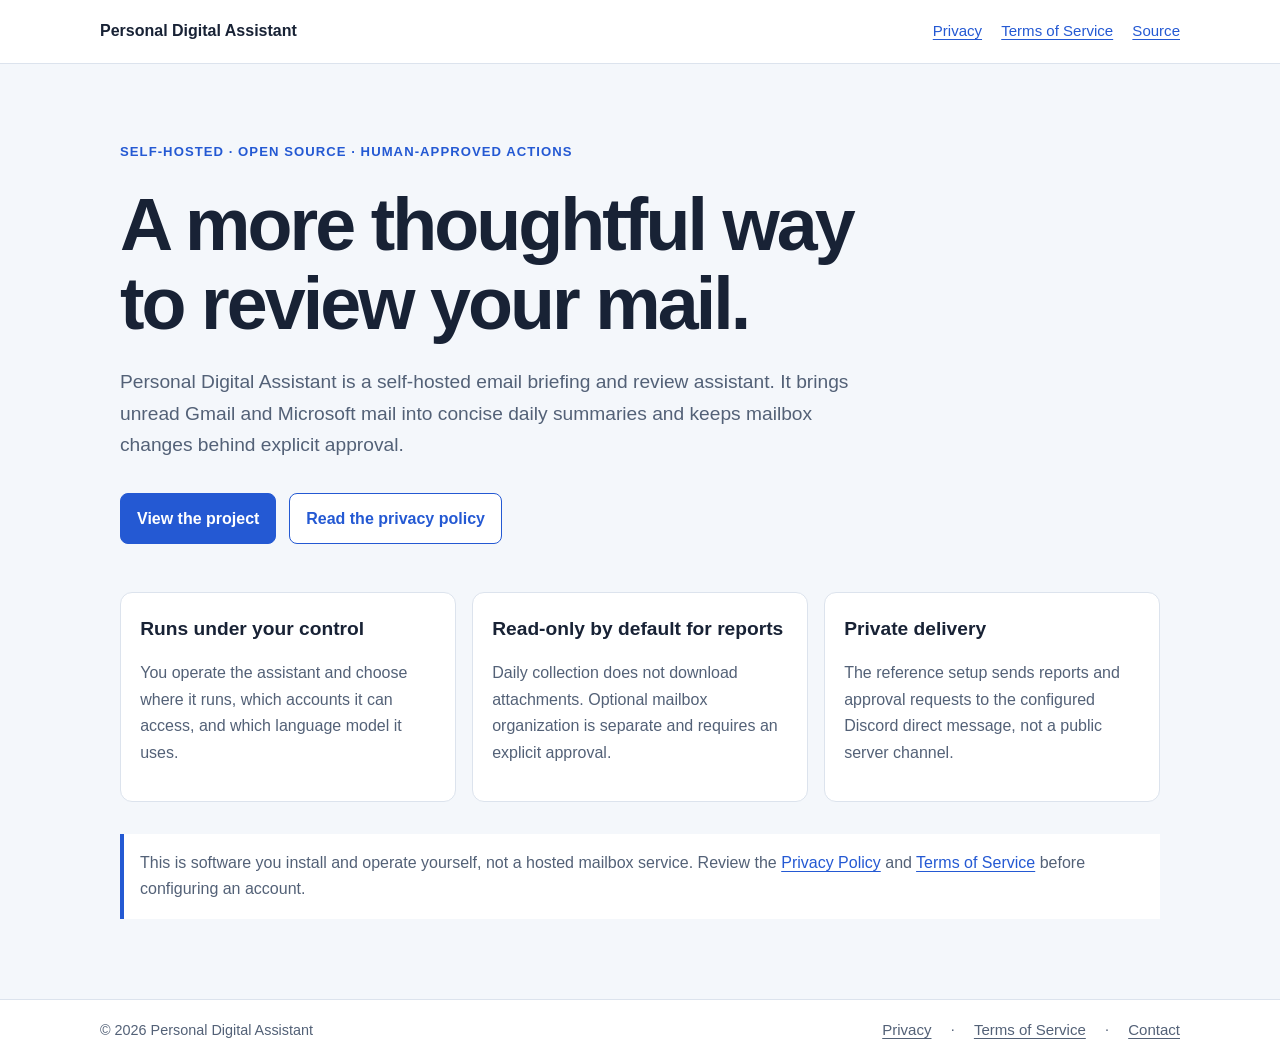
<file: site/index.html>
<!doctype html>
<html lang="en">
<head>
  <meta charset="utf-8">
  <meta name="viewport" content="width=device-width, initial-scale=1">
  <meta name="description" content="Personal Digital Assistant is a self-hosted, privacy-conscious email assistant built with Hermes.">
  <title>Personal Digital Assistant</title>
  <link rel="stylesheet" href="styles.css">
</head>
<body>
  <header class="site-header">
    <a class="brand" href="./">Personal Digital Assistant</a>
    <nav aria-label="Main navigation">
      <a href="privacy.html">Privacy</a>
      <a href="terms.html">Terms of Service</a>
      <a href="https://github.com/Jeyapaul/personal-digital-assistant">Source</a>
    </nav>
  </header>
  <main class="hero">
    <p class="eyebrow">Self-hosted · Open source · Human-approved actions</p>
    <h1>A more thoughtful way to review your mail.</h1>
    <p class="intro">Personal Digital Assistant is a self-hosted email briefing and review assistant. It brings unread Gmail and Microsoft mail into concise daily summaries and keeps mailbox changes behind explicit approval.</p>
    <div class="actions">
      <a class="button primary" href="https://github.com/Jeyapaul/personal-digital-assistant">View the project</a>
      <a class="button secondary" href="privacy.html">Read the privacy policy</a>
    </div>
    <section class="features" aria-label="Privacy and safety features">
      <article><h2>Runs under your control</h2><p>You operate the assistant and choose where it runs, which accounts it can access, and which language model it uses.</p></article>
      <article><h2>Read-only by default for reports</h2><p>Daily collection does not download attachments. Optional mailbox organization is separate and requires an explicit approval.</p></article>
      <article><h2>Private delivery</h2><p>The reference setup sends reports and approval requests to the configured Discord direct message, not a public server channel.</p></article>
    </section>
    <p class="notice">This is software you install and operate yourself, not a hosted mailbox service. Review the <a href="privacy.html">Privacy Policy</a> and <a href="terms.html">Terms of Service</a> before configuring an account.</p>
  </main>
  <footer>
    <span>© 2026 Personal Digital Assistant</span>
    <span><a href="privacy.html">Privacy</a> · <a href="terms.html">Terms of Service</a> · <a href="mailto:jeyshiva@gmail.com">Contact</a></span>
  </footer>
</body>
</html>
</file>
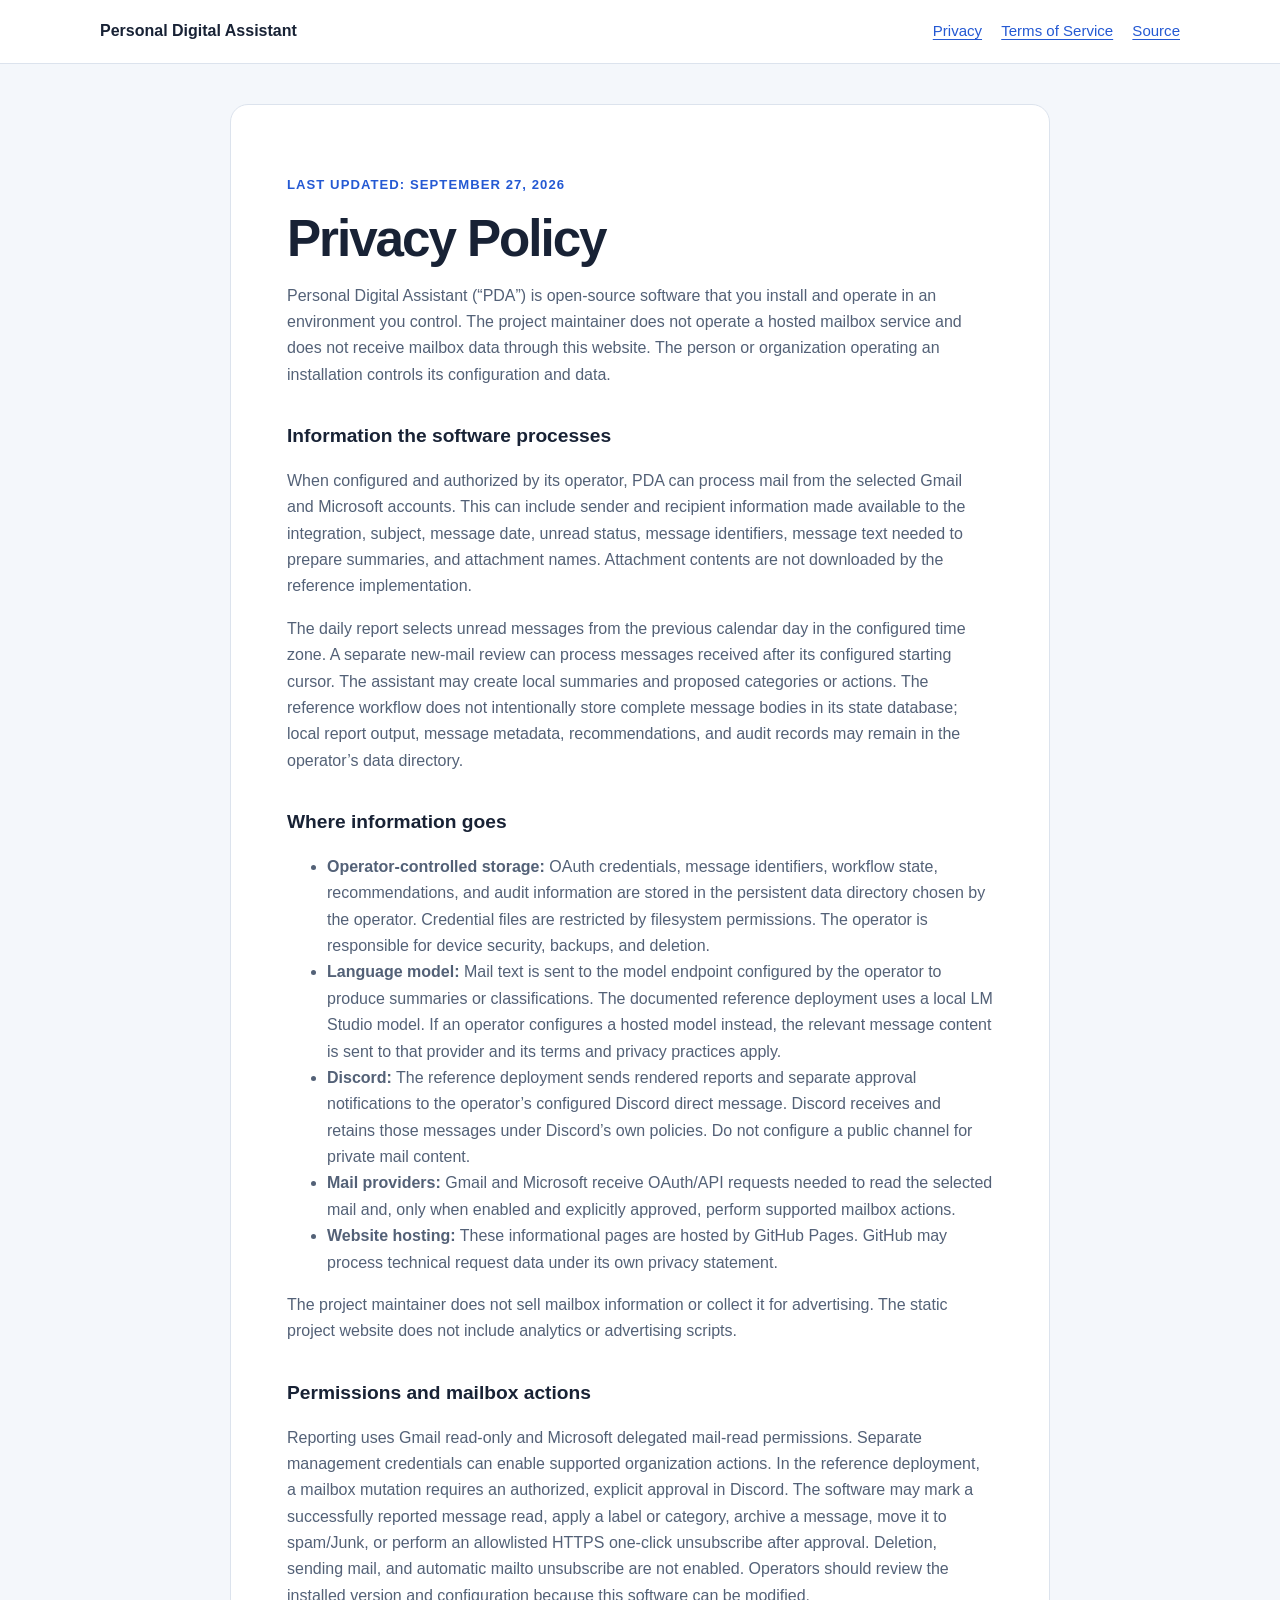
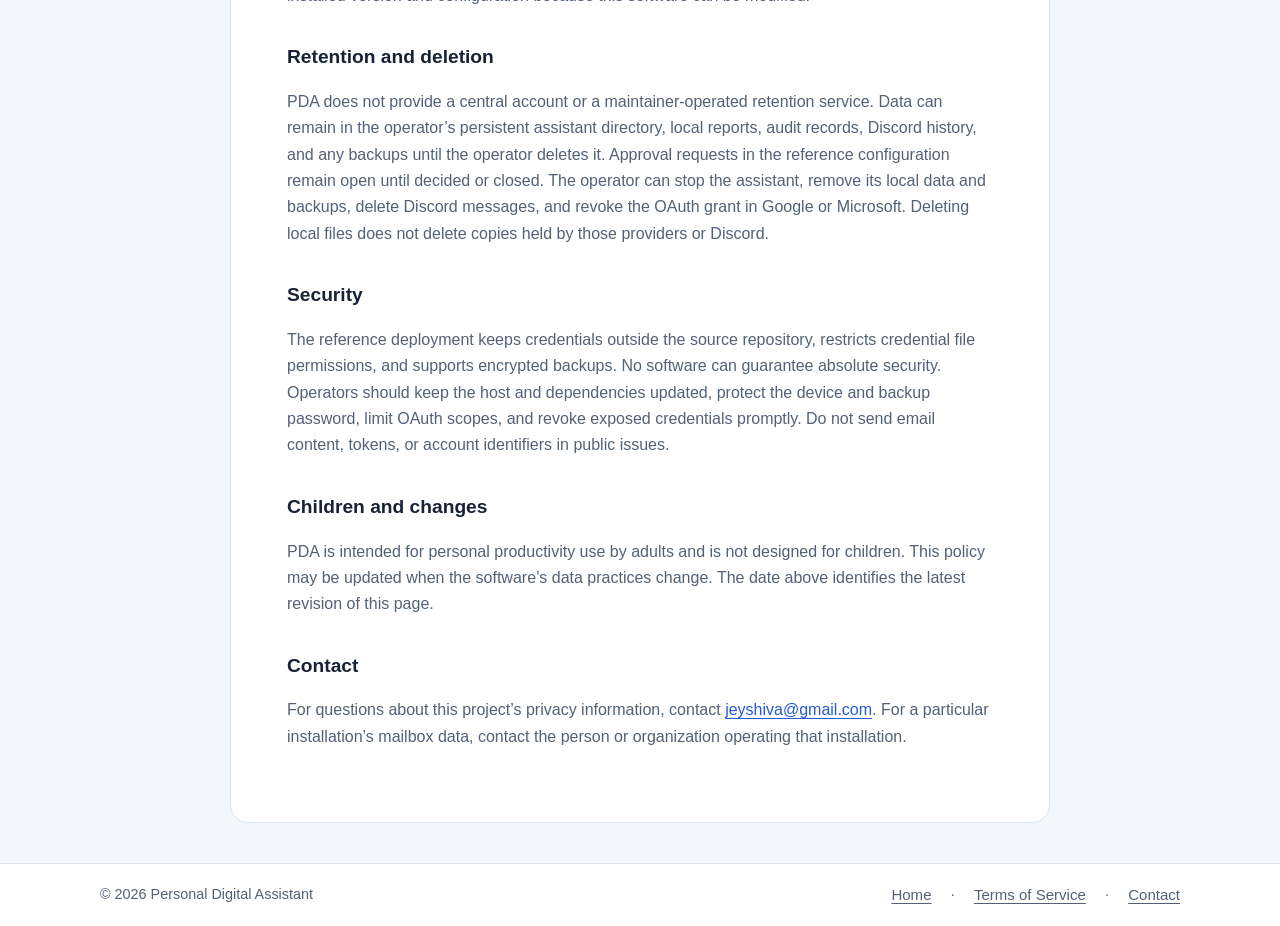
<file: site/privacy.html>
<!doctype html>
<html lang="en">
<head>
  <meta charset="utf-8">
  <meta name="viewport" content="width=device-width, initial-scale=1">
  <meta name="description" content="Privacy information for the self-hosted Personal Digital Assistant.">
  <title>Privacy Policy · Personal Digital Assistant</title>
  <link rel="stylesheet" href="styles.css">
</head>
<body>
  <header class="site-header">
    <a class="brand" href="./">Personal Digital Assistant</a>
    <nav aria-label="Main navigation"><a href="privacy.html" aria-current="page">Privacy</a><a href="terms.html">Terms of Service</a><a href="https://github.com/Jeyapaul/personal-digital-assistant">Source</a></nav>
  </header>
  <main class="document">
    <p class="eyebrow">Last updated: September 27, 2026</p>
    <h1>Privacy Policy</h1>
    <p>Personal Digital Assistant (“PDA”) is open-source software that you install and operate in an environment you control. The project maintainer does not operate a hosted mailbox service and does not receive mailbox data through this website. The person or organization operating an installation controls its configuration and data.</p>

    <h2>Information the software processes</h2>
    <p>When configured and authorized by its operator, PDA can process mail from the selected Gmail and Microsoft accounts. This can include sender and recipient information made available to the integration, subject, message date, unread status, message identifiers, message text needed to prepare summaries, and attachment names. Attachment contents are not downloaded by the reference implementation.</p>
    <p>The daily report selects unread messages from the previous calendar day in the configured time zone. A separate new-mail review can process messages received after its configured starting cursor. The assistant may create local summaries and proposed categories or actions. The reference workflow does not intentionally store complete message bodies in its state database; local report output, message metadata, recommendations, and audit records may remain in the operator’s data directory.</p>

    <h2>Where information goes</h2>
    <ul>
      <li><strong>Operator-controlled storage:</strong> OAuth credentials, message identifiers, workflow state, recommendations, and audit information are stored in the persistent data directory chosen by the operator. Credential files are restricted by filesystem permissions. The operator is responsible for device security, backups, and deletion.</li>
      <li><strong>Language model:</strong> Mail text is sent to the model endpoint configured by the operator to produce summaries or classifications. The documented reference deployment uses a local LM Studio model. If an operator configures a hosted model instead, the relevant message content is sent to that provider and its terms and privacy practices apply.</li>
      <li><strong>Discord:</strong> The reference deployment sends rendered reports and separate approval notifications to the operator’s configured Discord direct message. Discord receives and retains those messages under Discord’s own policies. Do not configure a public channel for private mail content.</li>
      <li><strong>Mail providers:</strong> Gmail and Microsoft receive OAuth/API requests needed to read the selected mail and, only when enabled and explicitly approved, perform supported mailbox actions.</li>
      <li><strong>Website hosting:</strong> These informational pages are hosted by GitHub Pages. GitHub may process technical request data under its own privacy statement.</li>
    </ul>
    <p>The project maintainer does not sell mailbox information or collect it for advertising. The static project website does not include analytics or advertising scripts.</p>

    <h2>Permissions and mailbox actions</h2>
    <p>Reporting uses Gmail read-only and Microsoft delegated mail-read permissions. Separate management credentials can enable supported organization actions. In the reference deployment, a mailbox mutation requires an authorized, explicit approval in Discord. The software may mark a successfully reported message read, apply a label or category, archive a message, move it to spam/Junk, or perform an allowlisted HTTPS one-click unsubscribe after approval. Deletion, sending mail, and automatic mailto unsubscribe are not enabled. Operators should review the installed version and configuration because this software can be modified.</p>

    <h2>Retention and deletion</h2>
    <p>PDA does not provide a central account or a maintainer-operated retention service. Data can remain in the operator’s persistent assistant directory, local reports, audit records, Discord history, and any backups until the operator deletes it. Approval requests in the reference configuration remain open until decided or closed. The operator can stop the assistant, remove its local data and backups, delete Discord messages, and revoke the OAuth grant in Google or Microsoft. Deleting local files does not delete copies held by those providers or Discord.</p>

    <h2>Security</h2>
    <p>The reference deployment keeps credentials outside the source repository, restricts credential file permissions, and supports encrypted backups. No software can guarantee absolute security. Operators should keep the host and dependencies updated, protect the device and backup password, limit OAuth scopes, and revoke exposed credentials promptly. Do not send email content, tokens, or account identifiers in public issues.</p>

    <h2>Children and changes</h2>
    <p>PDA is intended for personal productivity use by adults and is not designed for children. This policy may be updated when the software’s data practices change. The date above identifies the latest revision of this page.</p>

    <h2>Contact</h2>
    <p>For questions about this project’s privacy information, contact <a href="mailto:jeyshiva@gmail.com">jeyshiva@gmail.com</a>. For a particular installation’s mailbox data, contact the person or organization operating that installation.</p>
  </main>
  <footer><span>© 2026 Personal Digital Assistant</span><span><a href="./">Home</a> · <a href="terms.html">Terms of Service</a> · <a href="mailto:jeyshiva@gmail.com">Contact</a></span></footer>
</body>
</html>
</file>
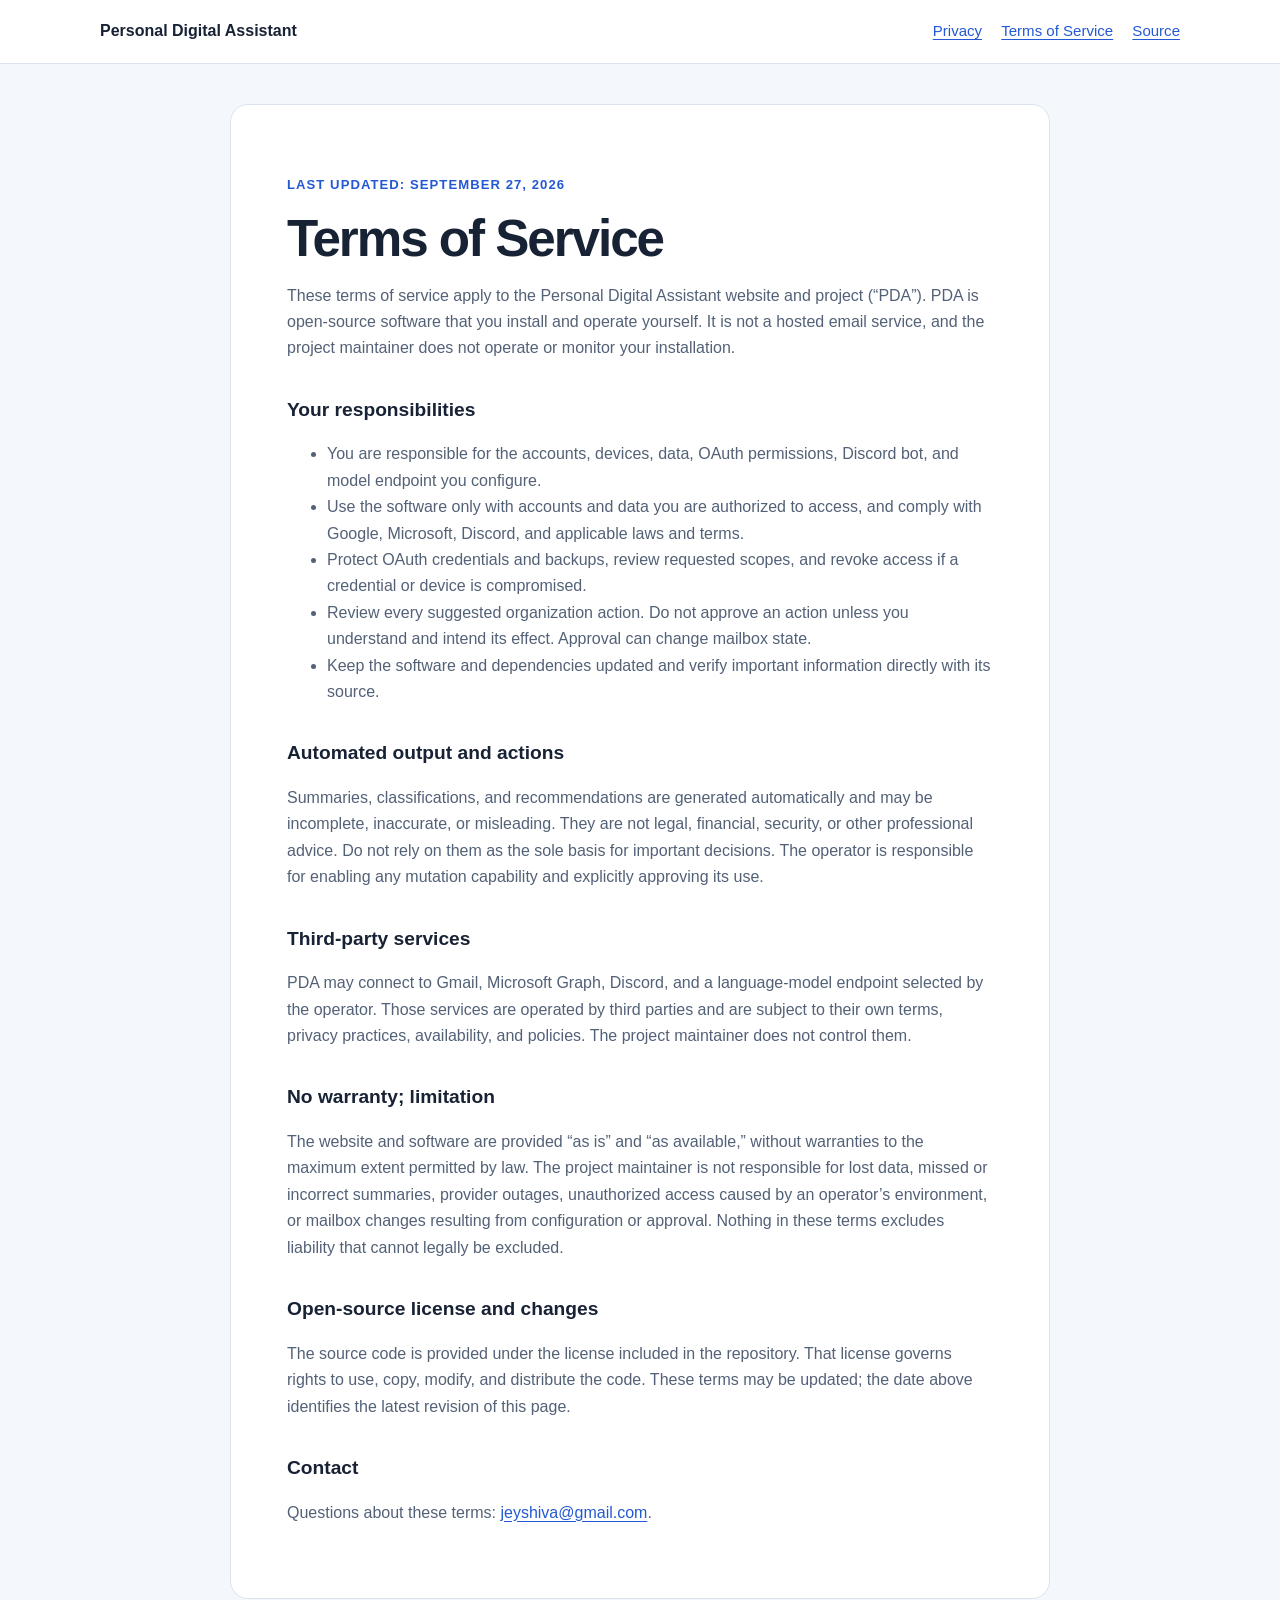
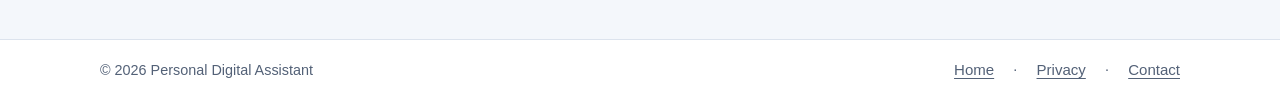
<file: site/terms.html>
<!doctype html>
<html lang="en">
<head>
  <meta charset="utf-8">
  <meta name="viewport" content="width=device-width, initial-scale=1">
  <meta name="description" content="Terms of use for the Personal Digital Assistant project.">
  <title>Terms of Service · Personal Digital Assistant</title>
  <link rel="stylesheet" href="styles.css">
</head>
<body>
  <header class="site-header">
    <a class="brand" href="./">Personal Digital Assistant</a>
    <nav aria-label="Main navigation"><a href="privacy.html">Privacy</a><a href="terms.html" aria-current="page">Terms of Service</a><a href="https://github.com/Jeyapaul/personal-digital-assistant">Source</a></nav>
  </header>
  <main class="document">
    <p class="eyebrow">Last updated: September 27, 2026</p>
    <h1>Terms of Service</h1>
    <p>These terms of service apply to the Personal Digital Assistant website and project (“PDA”). PDA is open-source software that you install and operate yourself. It is not a hosted email service, and the project maintainer does not operate or monitor your installation.</p>

    <h2>Your responsibilities</h2>
    <ul>
      <li>You are responsible for the accounts, devices, data, OAuth permissions, Discord bot, and model endpoint you configure.</li>
      <li>Use the software only with accounts and data you are authorized to access, and comply with Google, Microsoft, Discord, and applicable laws and terms.</li>
      <li>Protect OAuth credentials and backups, review requested scopes, and revoke access if a credential or device is compromised.</li>
      <li>Review every suggested organization action. Do not approve an action unless you understand and intend its effect. Approval can change mailbox state.</li>
      <li>Keep the software and dependencies updated and verify important information directly with its source.</li>
    </ul>

    <h2>Automated output and actions</h2>
    <p>Summaries, classifications, and recommendations are generated automatically and may be incomplete, inaccurate, or misleading. They are not legal, financial, security, or other professional advice. Do not rely on them as the sole basis for important decisions. The operator is responsible for enabling any mutation capability and explicitly approving its use.</p>

    <h2>Third-party services</h2>
    <p>PDA may connect to Gmail, Microsoft Graph, Discord, and a language-model endpoint selected by the operator. Those services are operated by third parties and are subject to their own terms, privacy practices, availability, and policies. The project maintainer does not control them.</p>

    <h2>No warranty; limitation</h2>
    <p>The website and software are provided “as is” and “as available,” without warranties to the maximum extent permitted by law. The project maintainer is not responsible for lost data, missed or incorrect summaries, provider outages, unauthorized access caused by an operator’s environment, or mailbox changes resulting from configuration or approval. Nothing in these terms excludes liability that cannot legally be excluded.</p>

    <h2>Open-source license and changes</h2>
    <p>The source code is provided under the license included in the repository. That license governs rights to use, copy, modify, and distribute the code. These terms may be updated; the date above identifies the latest revision of this page.</p>

    <h2>Contact</h2>
    <p>Questions about these terms: <a href="mailto:jeyshiva@gmail.com">jeyshiva@gmail.com</a>.</p>
  </main>
  <footer><span>© 2026 Personal Digital Assistant</span><span><a href="./">Home</a> · <a href="privacy.html">Privacy</a> · <a href="mailto:jeyshiva@gmail.com">Contact</a></span></footer>
</body>
</html>
</file>
<file: site/styles.css>
:root {
  color-scheme: light;
  --ink: #182235;
  --muted: #536177;
  --accent: #2459d3;
  --line: #dce3ed;
  --surface: #ffffff;
  --wash: #f4f7fb;
}
* { box-sizing: border-box; }
body {
  margin: 0;
  background: var(--wash);
  color: var(--ink);
  font: 16px/1.65 -apple-system, BlinkMacSystemFont, "Segoe UI", sans-serif;
}
a { color: var(--accent); text-underline-offset: 0.18em; }
a:hover { text-decoration-thickness: 2px; }
.site-header, footer {
  display: flex;
  align-items: center;
  justify-content: space-between;
  gap: 1rem;
  padding: 1.15rem max(1.25rem, calc((100% - 1080px) / 2));
  background: var(--surface);
}
.site-header { border-bottom: 1px solid var(--line); }
.brand { color: var(--ink); font-weight: 700; text-decoration: none; }
nav, footer span:last-child { display: flex; flex-wrap: wrap; gap: 1.2rem; }
nav a, footer a { font-size: 0.94rem; }
main { margin: 0 auto; padding: 4rem 1.25rem; }
.hero { max-width: 1080px; }
.document {
  max-width: 820px;
  margin: 2.5rem auto;
  padding: clamp(1.5rem, 5vw, 3.5rem);
  background: var(--surface);
  border: 1px solid var(--line);
  border-radius: 18px;
}
.eyebrow { color: var(--accent); font-size: 0.82rem; font-weight: 700; letter-spacing: 0.08em; text-transform: uppercase; }
h1 { max-width: 800px; margin: 0.3em 0; font-size: clamp(2.2rem, 6vw, 4.6rem); line-height: 1.08; letter-spacing: -0.04em; }
.document h1 { font-size: clamp(2.2rem, 5vw, 3.2rem); }
h2 { margin: 2rem 0 0.4rem; font-size: 1.2rem; }
p, li { color: var(--muted); }
.intro { max-width: 740px; font-size: 1.2rem; }
.actions { display: flex; flex-wrap: wrap; gap: 0.8rem; margin: 2rem 0 3rem; }
.button { display: inline-block; padding: 0.72rem 1rem; border: 1px solid var(--accent); border-radius: 8px; font-weight: 650; text-decoration: none; }
.primary { background: var(--accent); color: white; }
.secondary { background: white; }
.features { display: grid; grid-template-columns: repeat(auto-fit, minmax(220px, 1fr)); gap: 1rem; }
.features article { padding: 1.2rem; background: white; border: 1px solid var(--line); border-radius: 12px; }
.features h2 { margin-top: 0; }
.notice { margin-top: 2rem; padding: 1rem; border-left: 4px solid var(--accent); background: white; }
footer { border-top: 1px solid var(--line); color: var(--muted); font-size: 0.9rem; }
footer a { color: var(--muted); }
@media (max-width: 620px) {
  .site-header, footer { align-items: flex-start; flex-direction: column; }
  main { padding-top: 2.5rem; }
}
</file>
